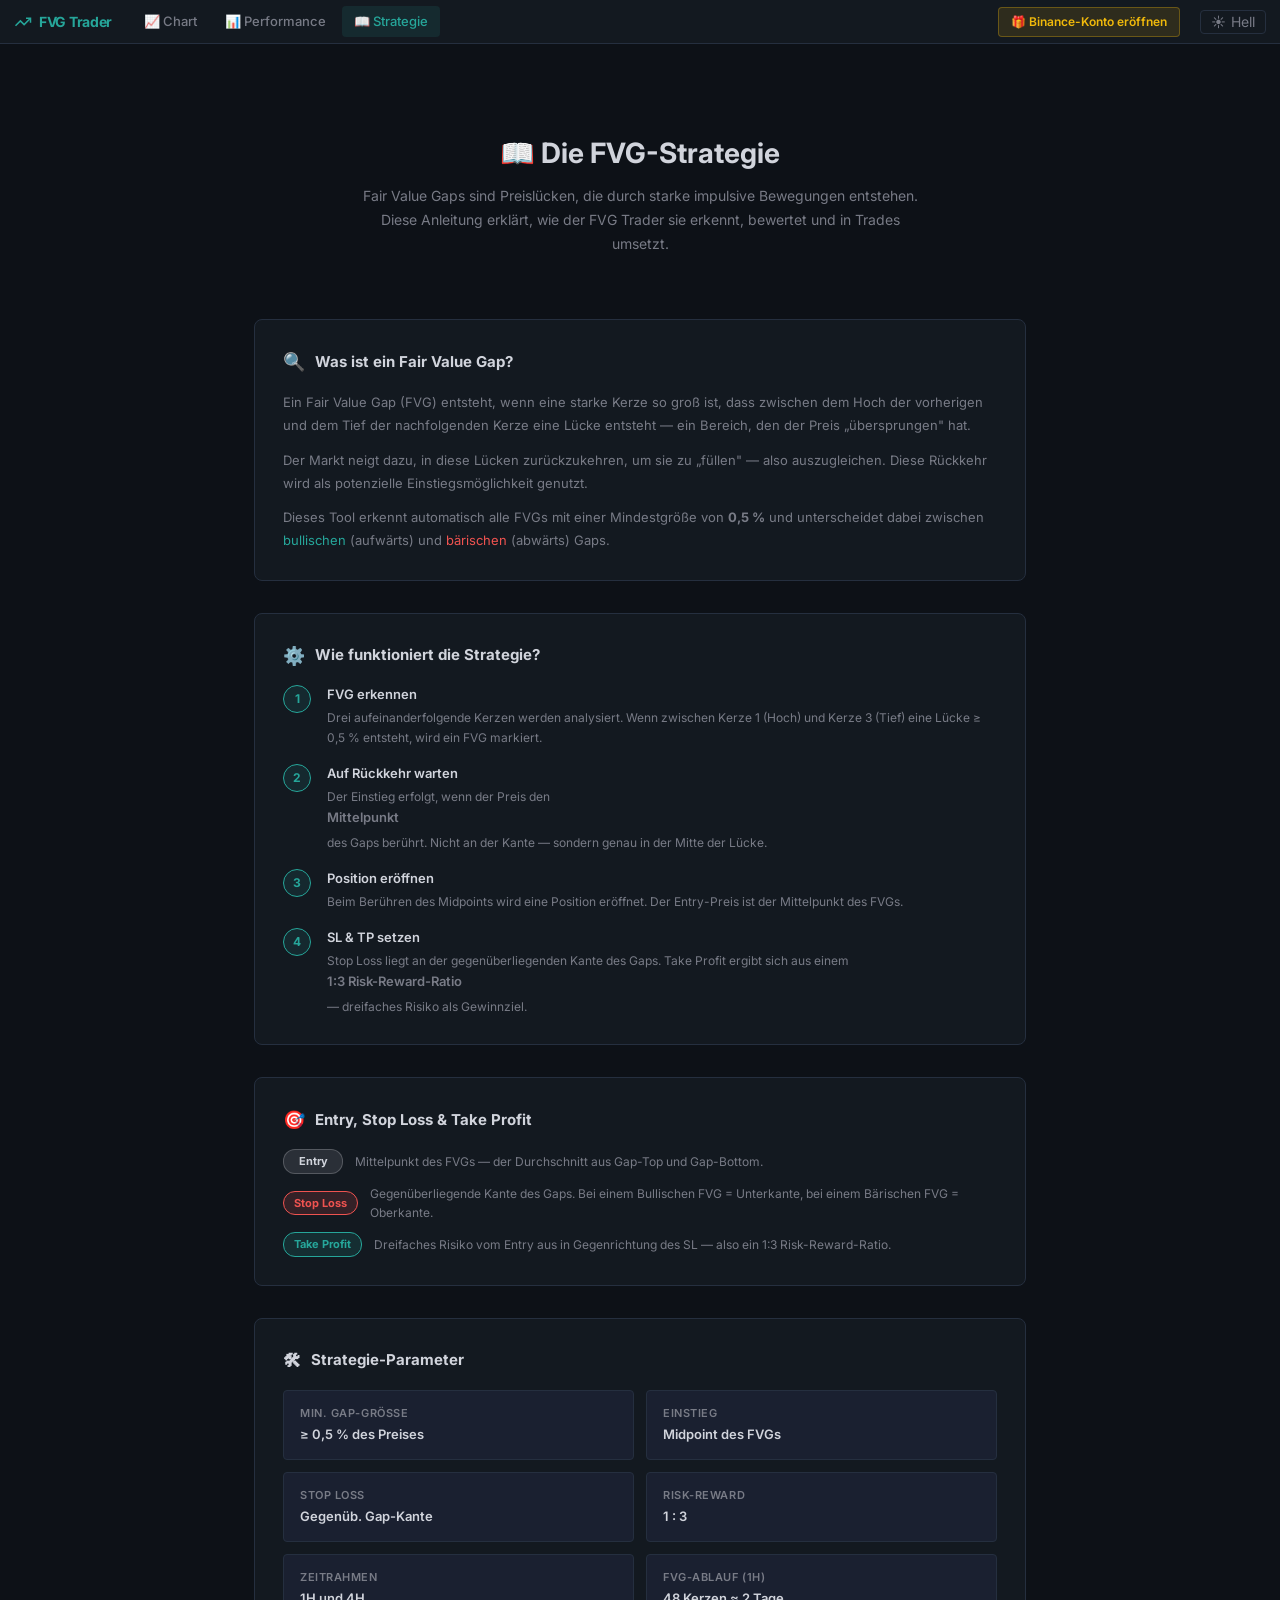
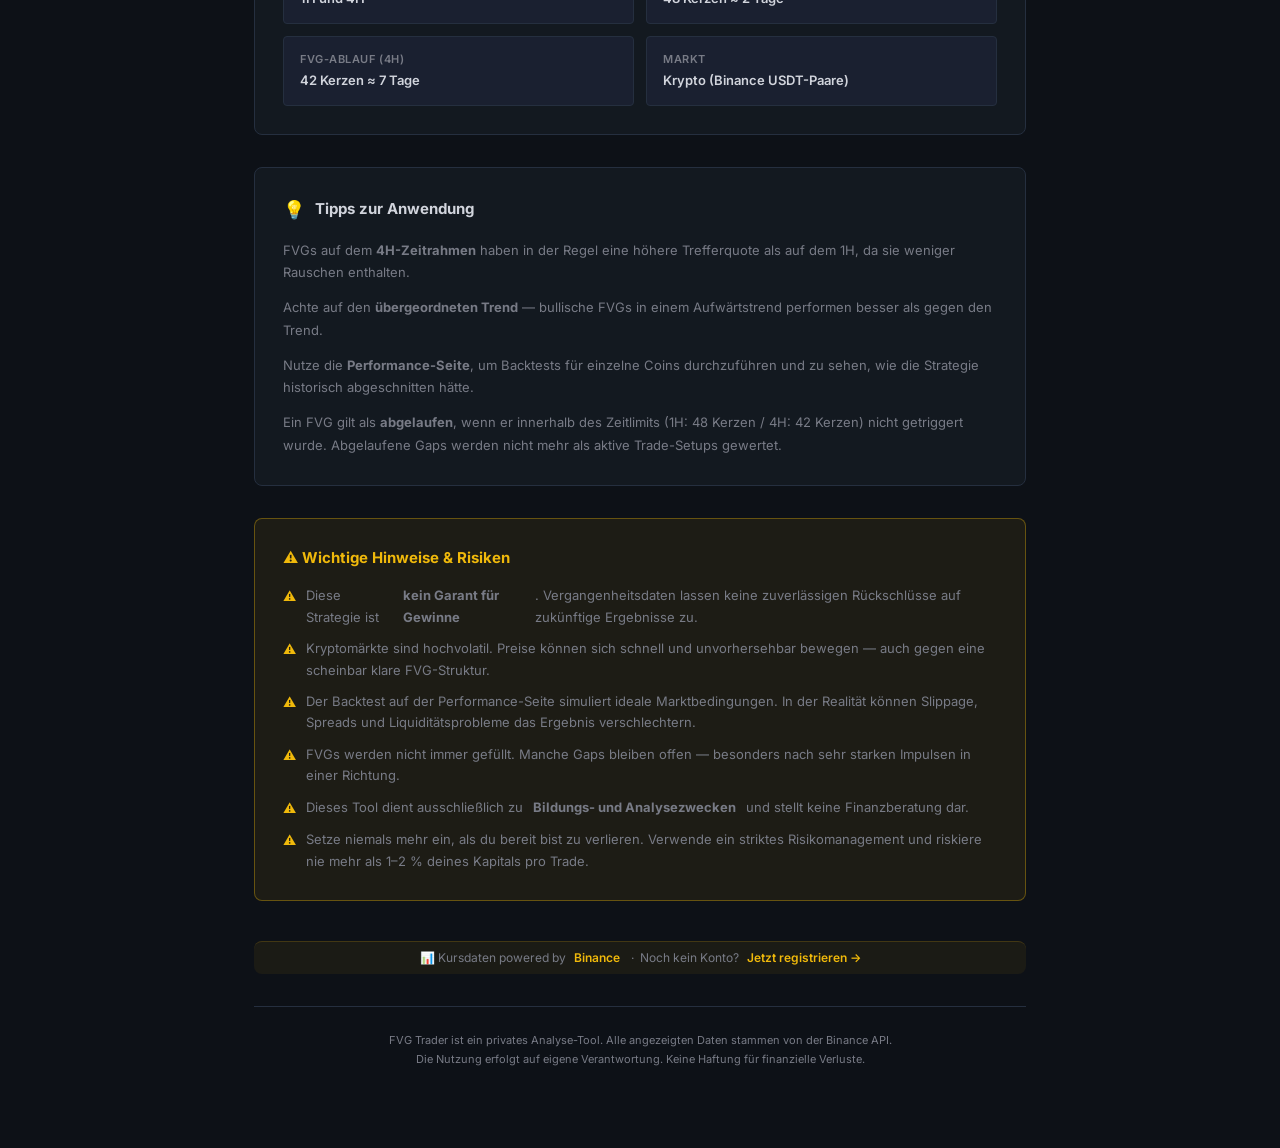
<file: strategy.html>
<!DOCTYPE html>
<html lang="de">
<head>
  <meta charset="UTF-8" />
  <meta name="viewport" content="width=device-width, initial-scale=1.0" />
  <title>FVG Trader — Strategie</title>
  <link rel="preconnect" href="https://fonts.googleapis.com" />
  <link href="https://fonts.googleapis.com/css2?family=Inter:wght@400;500;600;700&display=swap" rel="stylesheet" />
  <link rel="stylesheet" href="css/style.css" />
  <style>
    html, body { height: auto !important; overflow: visible !important; }
    body { overflow-y: auto !important; }

    .strat-layout {
      display: grid;
      grid-template-rows: 44px auto;
      min-height: 100vh;
    }

    .strat-content {
      max-width: 820px;
      margin: 0 auto;
      padding: 40px 24px 80px;
      display: flex;
      flex-direction: column;
      gap: 32px;
    }

    .strat-hero {
      text-align: center;
      padding: 48px 24px 32px;
    }
    .strat-hero h1 {
      font-size: 28px;
      font-weight: 700;
      margin-bottom: 10px;
    }
    .strat-hero p {
      color: var(--text-muted);
      font-size: 14px;
      max-width: 560px;
      margin: 0 auto;
      line-height: 1.7;
    }

    .strat-section {
      background: var(--bg-secondary);
      border: 1px solid var(--border);
      border-radius: var(--radius-lg);
      padding: 28px;
    }
    .strat-section h2 {
      font-size: 15px;
      font-weight: 700;
      margin-bottom: 16px;
      display: flex;
      align-items: center;
      gap: 10px;
    }
    .strat-section h2 .icon {
      font-size: 18px;
    }
    .strat-section p {
      color: var(--text-muted);
      font-size: 13px;
      line-height: 1.75;
      margin-bottom: 12px;
    }
    .strat-section p:last-child { margin-bottom: 0; }

    /* Steps */
    .steps {
      display: flex;
      flex-direction: column;
      gap: 16px;
    }
    .step {
      display: flex;
      gap: 16px;
      align-items: flex-start;
    }
    .step-num {
      flex-shrink: 0;
      width: 28px;
      height: 28px;
      border-radius: 50%;
      background: var(--accent-dim);
      color: var(--accent);
      font-size: 12px;
      font-weight: 700;
      display: flex;
      align-items: center;
      justify-content: center;
      border: 1px solid var(--accent);
    }
    .step-body strong {
      display: block;
      font-size: 13px;
      font-weight: 600;
      margin-bottom: 4px;
    }
    .step-body span {
      font-size: 12px;
      color: var(--text-muted);
      line-height: 1.65;
    }

    /* Level pills */
    .level-row {
      display: flex;
      flex-direction: column;
      gap: 10px;
      margin-top: 4px;
    }
    .level-item {
      display: flex;
      align-items: center;
      gap: 12px;
    }
    .level-pill {
      flex-shrink: 0;
      padding: 3px 10px;
      border-radius: 12px;
      font-size: 11px;
      font-weight: 700;
      min-width: 60px;
      text-align: center;
    }
    .pill-entry { background: rgba(209,212,220,0.12); color: #d1d4dc; border: 1px solid rgba(209,212,220,0.25); }
    .pill-tp    { background: var(--green-dim); color: var(--green); border: 1px solid var(--green); }
    .pill-sl    { background: var(--red-dim);   color: var(--red);   border: 1px solid var(--red); }
    .level-desc { font-size: 12px; color: var(--text-muted); line-height: 1.6; }

    /* Info grid */
    .info-grid {
      display: grid;
      grid-template-columns: 1fr 1fr;
      gap: 12px;
      margin-top: 4px;
    }
    @media (max-width: 520px) { .info-grid { grid-template-columns: 1fr; } }
    .info-item {
      background: var(--bg-tertiary);
      border: 1px solid var(--border);
      border-radius: var(--radius);
      padding: 14px 16px;
    }
    .info-item strong {
      font-size: 11px;
      font-weight: 600;
      color: var(--text-muted);
      text-transform: uppercase;
      letter-spacing: 0.05em;
      display: block;
      margin-bottom: 4px;
    }
    .info-item span {
      font-size: 13px;
      font-weight: 600;
      color: var(--text-primary);
    }

    /* Warning box */
    .warning-box {
      background: rgba(240,185,11,0.07);
      border: 1px solid rgba(240,185,11,0.35);
      border-radius: var(--radius-lg);
      padding: 28px;
    }
    .warning-box h2 {
      font-size: 15px;
      font-weight: 700;
      color: var(--yellow);
      margin-bottom: 16px;
      display: flex;
      align-items: center;
      gap: 8px;
    }
    .warning-list {
      display: flex;
      flex-direction: column;
      gap: 10px;
    }
    .warning-list li {
      list-style: none;
      display: flex;
      gap: 10px;
      font-size: 13px;
      color: var(--text-muted);
      line-height: 1.65;
    }
    .warning-list li::before {
      content: '⚠';
      color: var(--yellow);
      flex-shrink: 0;
      margin-top: 1px;
    }

    .disclaimer {
      text-align: center;
      font-size: 11px;
      color: var(--text-muted);
      line-height: 1.7;
      padding: 0 16px;
      border-top: 1px solid var(--border);
      padding-top: 24px;
    }
  </style>
</head>
<body>
  <div class="strat-layout">

    <!-- Navbar -->
    <nav class="navbar">
      <div class="navbar-logo">
        <svg viewBox="0 0 24 24" fill="none" stroke="currentColor" stroke-width="2">
          <polyline points="22 7 13.5 15.5 8.5 10.5 2 17"/>
          <polyline points="16 7 22 7 22 13"/>
        </svg>
        FVG Trader
      </div>
      <nav class="navbar-nav">
        <a href="index.html"       class="nav-link">📈 Chart</a>
        <a href="performance.html" class="nav-link">📊 Performance</a>
        <a href="strategy.html"    class="nav-link active">📖 Strategie</a>
      </nav>
      <a id="aff-nav-link" href="#" target="_blank" rel="noopener" class="aff-nav-btn">🎁 Binance-Konto eröffnen</a>
      <button class="btn-theme" id="theme-toggle" onclick="toggleTheme()" title="Hell/Dunkel wechseln">
        <span id="theme-icon">☀️</span><span id="theme-label"> Hell</span>
      </button>
    </nav>

    <!-- Content -->
    <div class="strat-content">

      <div class="strat-hero">
        <h1>📖 Die FVG-Strategie</h1>
        <p>Fair Value Gaps sind Preislücken, die durch starke impulsive Bewegungen entstehen. Diese Anleitung erklärt, wie der FVG Trader sie erkennt, bewertet und in Trades umsetzt.</p>
      </div>

      <!-- Was ist ein FVG -->
      <div class="strat-section">
        <h2><span class="icon">🔍</span> Was ist ein Fair Value Gap?</h2>
        <p>Ein Fair Value Gap (FVG) entsteht, wenn eine starke Kerze so groß ist, dass zwischen dem Hoch der vorherigen und dem Tief der nachfolgenden Kerze eine Lücke entsteht — ein Bereich, den der Preis „übersprungen" hat.</p>
        <p>Der Markt neigt dazu, in diese Lücken zurückzukehren, um sie zu „füllen" — also auszugleichen. Diese Rückkehr wird als potenzielle Einstiegsmöglichkeit genutzt.</p>
        <p>Dieses Tool erkennt automatisch alle FVGs mit einer Mindestgröße von <strong>0,5 %</strong> und unterscheidet dabei zwischen <span style="color:var(--green)">bullischen</span> (aufwärts) und <span style="color:var(--red)">bärischen</span> (abwärts) Gaps.</p>
      </div>

      <!-- Wie funktioniert die Strategie -->
      <div class="strat-section">
        <h2><span class="icon">⚙️</span> Wie funktioniert die Strategie?</h2>
        <div class="steps">
          <div class="step">
            <div class="step-num">1</div>
            <div class="step-body">
              <strong>FVG erkennen</strong>
              <span>Drei aufeinanderfolgende Kerzen werden analysiert. Wenn zwischen Kerze 1 (Hoch) und Kerze 3 (Tief) eine Lücke ≥ 0,5 % entsteht, wird ein FVG markiert.</span>
            </div>
          </div>
          <div class="step">
            <div class="step-num">2</div>
            <div class="step-body">
              <strong>Auf Rückkehr warten</strong>
              <span>Der Einstieg erfolgt, wenn der Preis den <strong>Mittelpunkt</strong> des Gaps berührt. Nicht an der Kante — sondern genau in der Mitte der Lücke.</span>
            </div>
          </div>
          <div class="step">
            <div class="step-num">3</div>
            <div class="step-body">
              <strong>Position eröffnen</strong>
              <span>Beim Berühren des Midpoints wird eine Position eröffnet. Der Entry-Preis ist der Mittelpunkt des FVGs.</span>
            </div>
          </div>
          <div class="step">
            <div class="step-num">4</div>
            <div class="step-body">
              <strong>SL & TP setzen</strong>
              <span>Stop Loss liegt an der gegenüberliegenden Kante des Gaps. Take Profit ergibt sich aus einem <strong>1:3 Risk-Reward-Ratio</strong> — dreifaches Risiko als Gewinnziel.</span>
            </div>
          </div>
        </div>
      </div>

      <!-- Entry / SL / TP -->
      <div class="strat-section">
        <h2><span class="icon">🎯</span> Entry, Stop Loss & Take Profit</h2>
        <div class="level-row">
          <div class="level-item">
            <div class="level-pill pill-entry">Entry</div>
            <div class="level-desc">Mittelpunkt des FVGs — der Durchschnitt aus Gap-Top und Gap-Bottom.</div>
          </div>
          <div class="level-item">
            <div class="level-pill pill-sl">Stop Loss</div>
            <div class="level-desc">Gegenüberliegende Kante des Gaps. Bei einem Bullischen FVG = Unterkante, bei einem Bärischen FVG = Oberkante.</div>
          </div>
          <div class="level-item">
            <div class="level-pill pill-tp">Take Profit</div>
            <div class="level-desc">Dreifaches Risiko vom Entry aus in Gegenrichtung des SL — also ein 1:3 Risk-Reward-Ratio.</div>
          </div>
        </div>
      </div>

      <!-- Parameter -->
      <div class="strat-section">
        <h2><span class="icon">🛠</span> Strategie-Parameter</h2>
        <div class="info-grid">
          <div class="info-item">
            <strong>Min. Gap-Größe</strong>
            <span>≥ 0,5 % des Preises</span>
          </div>
          <div class="info-item">
            <strong>Einstieg</strong>
            <span>Midpoint des FVGs</span>
          </div>
          <div class="info-item">
            <strong>Stop Loss</strong>
            <span>Gegenüb. Gap-Kante</span>
          </div>
          <div class="info-item">
            <strong>Risk-Reward</strong>
            <span>1 : 3</span>
          </div>
          <div class="info-item">
            <strong>Zeitrahmen</strong>
            <span>1H und 4H</span>
          </div>
          <div class="info-item">
            <strong>FVG-Ablauf (1H)</strong>
            <span>48 Kerzen ≈ 2 Tage</span>
          </div>
          <div class="info-item">
            <strong>FVG-Ablauf (4H)</strong>
            <span>42 Kerzen ≈ 7 Tage</span>
          </div>
          <div class="info-item">
            <strong>Markt</strong>
            <span>Krypto (Binance USDT-Paare)</span>
          </div>
        </div>
      </div>

      <!-- Tipps -->
      <div class="strat-section">
        <h2><span class="icon">💡</span> Tipps zur Anwendung</h2>
        <p>FVGs auf dem <strong>4H-Zeitrahmen</strong> haben in der Regel eine höhere Trefferquote als auf dem 1H, da sie weniger Rauschen enthalten.</p>
        <p>Achte auf den <strong>übergeordneten Trend</strong> — bullische FVGs in einem Aufwärtstrend performen besser als gegen den Trend.</p>
        <p>Nutze die <strong>Performance-Seite</strong>, um Backtests für einzelne Coins durchzuführen und zu sehen, wie die Strategie historisch abgeschnitten hätte.</p>
        <p>Ein FVG gilt als <strong>abgelaufen</strong>, wenn er innerhalb des Zeitlimits (1H: 48 Kerzen / 4H: 42 Kerzen) nicht getriggert wurde. Abgelaufene Gaps werden nicht mehr als aktive Trade-Setups gewertet.</p>
      </div>

      <!-- Warnung -->
      <div class="warning-box">
        <h2>⚠️ Wichtige Hinweise & Risiken</h2>
        <ul class="warning-list">
          <li>Diese Strategie ist <strong>kein Garant für Gewinne</strong>. Vergangenheitsdaten lassen keine zuverlässigen Rückschlüsse auf zukünftige Ergebnisse zu.</li>
          <li>Kryptomärkte sind hochvolatil. Preise können sich schnell und unvorhersehbar bewegen — auch gegen eine scheinbar klare FVG-Struktur.</li>
          <li>Der Backtest auf der Performance-Seite simuliert ideale Marktbedingungen. In der Realität können Slippage, Spreads und Liquiditätsprobleme das Ergebnis verschlechtern.</li>
          <li>FVGs werden nicht immer gefüllt. Manche Gaps bleiben offen — besonders nach sehr starken Impulsen in einer Richtung.</li>
          <li>Dieses Tool dient ausschließlich zu <strong>Bildungs- und Analysezwecken</strong> und stellt keine Finanzberatung dar.</li>
          <li>Setze niemals mehr ein, als du bereit bist zu verlieren. Verwende ein striktes Risikomanagement und riskiere nie mehr als 1–2 % deines Kapitals pro Trade.</li>
        </ul>
      </div>

      <!-- Affiliate Bar -->
    <div class="affiliate-bar" style="border-radius:var(--radius-lg);margin-top:8px">
      📊 Kursdaten powered by <a id="aff-link" href="#" target="_blank" rel="noopener">Binance</a>
      &nbsp;·&nbsp; Noch kein Konto? <a id="aff-link2" href="#" target="_blank" rel="noopener">Jetzt registrieren →</a>
    </div>

    <div class="disclaimer">
        FVG Trader ist ein privates Analyse-Tool. Alle angezeigten Daten stammen von der Binance API.<br>
        Die Nutzung erfolgt auf eigene Verantwortung. Keine Haftung für finanzielle Verluste.
      </div>

    </div>
  </div>

  <script src="js/config.js"></script>
  <script>
    document.addEventListener('DOMContentLoaded', () => {
      const code = CONFIG.BINANCE_REF_CODE;
      const url  = code && code !== 'DEIN_CODE'
        ? `https://www.binance.com/de/register?ref=${code}`
        : 'https://www.binance.com/de/register';
      document.querySelectorAll('#aff-link, #aff-link2, #aff-nav-link').forEach(a => a.href = url);
    });
  </script>
  <script>
    function toggleTheme() {
      const body    = document.body;
      const icon    = document.getElementById('theme-icon');
      const label   = document.getElementById('theme-label');
      const isLight = body.classList.toggle('light');
      localStorage.setItem('fvg_theme', isLight ? 'light' : 'dark');
      icon.textContent  = isLight ? '🌙' : '☀️';
      label.textContent = isLight ? ' Dunkel' : ' Hell';
    }
    (function() {
      if (localStorage.getItem('fvg_theme') === 'light') {
        document.body.classList.add('light');
        const icon  = document.getElementById('theme-icon');
        const label = document.getElementById('theme-label');
        if (icon)  icon.textContent  = '🌙';
        if (label) label.textContent = ' Dunkel';
      }
    })();
  </script>
</body>
</html>
</file>
<file: css/style.css>
/* ─── Reset & Base ─────────────────────────────────────────── */
*, *::before, *::after { box-sizing: border-box; margin: 0; padding: 0; }

:root {
  --bg-primary:   #0d1117;
  --bg-secondary: #131920;
  --bg-tertiary:  #1a2030;
  --bg-hover:     #1e2738;
  --border:       #252f3f;
  --accent:       #26a69a;
  --accent-dim:   rgba(38,166,154,0.12);
  --green:        #26a69a;
  --green-dim:    rgba(38,166,154,0.15);
  --red:          #ef5350;
  --red-dim:      rgba(239,83,80,0.15);
  --yellow:       #f0b90b;
  --text-primary: #d1d4dc;
  --text-muted:   #787b86;
  --text-dim:     #363a45;
  --radius:       4px;
  --radius-lg:    8px;
  --font: 'Inter', -apple-system, BlinkMacSystemFont, 'Segoe UI', sans-serif;
}

/* ─── Light Mode ───────────────────────────────────────────── */
body.light {
  --bg-primary:   #f6f8fa;
  --bg-secondary: #ffffff;
  --bg-tertiary:  #eaeef2;
  --bg-hover:     #dde3ea;
  --border:       #d0d7de;
  --accent:       #1a9189;
  --accent-dim:   rgba(26,145,137,0.10);
  --green:        #1a9189;
  --green-dim:    rgba(26,145,137,0.12);
  --red:          #d32f2f;
  --red-dim:      rgba(211,47,47,0.12);
  --yellow:       #b8860b;
  --text-primary: #1f2328;
  --text-muted:   #57606a;
  --text-dim:     #c8ccd0;
}

html, body { height: 100%; overflow: hidden; }
body.perf-page { overflow-y: auto; height: auto; }

body {
  font-family: var(--font);
  background: var(--bg-primary);
  color: var(--text-primary);
  font-size: 13px;
  line-height: 1.5;
}

/* ─── Layout ────────────────────────────────────────────────── */
.app-layout {
  display: grid;
  grid-template-rows: 44px 1fr;
  grid-template-columns: 220px 1fr 280px;
  height: 100vh;
}

/* ─── Navbar ────────────────────────────────────────────────── */
.navbar {
  grid-column: 1 / -1;
  background: var(--bg-secondary);
  border-bottom: 1px solid var(--border);
  display: flex;
  align-items: center;
  padding: 0 14px;
  gap: 20px;
}

.navbar-logo {
  font-size: 14px;
  font-weight: 700;
  color: var(--accent);
  letter-spacing: -0.3px;
  display: flex;
  align-items: center;
  gap: 7px;
  white-space: nowrap;
}
.navbar-logo svg { width: 18px; height: 18px; }

.navbar-nav { display: flex; gap: 4px; flex: 1; }

.nav-link {
  padding: 6px 12px;
  border-radius: var(--radius);
  color: var(--text-muted);
  text-decoration: none;
  font-weight: 500;
  transition: all 0.15s;
}
.nav-link:hover { background: var(--bg-hover); color: var(--text-primary); }
.nav-link.active { background: var(--accent-dim); color: var(--accent); }

.navbar-ticker {
  display: flex;
  align-items: center;
  gap: 8px;
  font-size: 12px;
  color: var(--text-muted);
}

.ticker-price { font-size: 16px; font-weight: 700; color: var(--text-primary); }
.ticker-change { font-weight: 600; }
.ticker-change.up { color: var(--green); }
.ticker-change.down { color: var(--red); }

/* ─── Sidebar Left — Watchlist ──────────────────────────────── */
.sidebar-left {
  background: var(--bg-primary);
  border-right: 1px solid var(--border);
  display: flex;
  flex-direction: column;
  overflow: hidden;
  transition: width 0.65s cubic-bezier(0.4,0,0.2,1),
              border-color 0.65s ease;
}
.sidebar-left > * {
  min-width: 220px;  /* Inhalt bleibt auf fester Breite — Container clippt */
  flex-shrink: 0;
}
.sidebar-left.collapsed {
  width: 0;
  border-right: none;
  overflow: hidden;
}

.sidebar-header {
  padding: 12px;
  border-bottom: 1px solid var(--border);
  display: flex;
  align-items: center;
  justify-content: space-between;
}

.sidebar-title {
  font-size: 11px;
  font-weight: 600;
  text-transform: uppercase;
  letter-spacing: 0.8px;
  color: var(--text-muted);
}

.btn-icon {
  width: 28px; height: 28px;
  border-radius: var(--radius);
  border: 1px solid var(--border);
  background: transparent;
  color: var(--text-muted);
  cursor: pointer;
  display: flex; align-items: center; justify-content: center;
  transition: all 0.15s;
}
.btn-icon:hover { background: var(--bg-hover); color: var(--text-primary); }

/* Search */
.search-wrap {
  padding: 10px 12px;
  position: relative;
}
.search-wrap svg {
  position: absolute;
  left: 20px; top: 50%; transform: translateY(-50%);
  width: 14px; height: 14px;
  color: var(--text-muted);
  pointer-events: none;
}
.search-input {
  width: 100%;
  background: var(--bg-tertiary);
  border: 1px solid var(--border);
  border-radius: var(--radius);
  padding: 6px 10px 6px 30px;
  color: var(--text-primary);
  font-size: 13px;
  outline: none;
  transition: border-color 0.15s;
}
.search-input:focus { border-color: var(--accent); }
.search-input::placeholder { color: var(--text-dim); }

.search-error {
  display: none;
  padding: 4px 12px 8px;
  font-size: 11px;
  color: var(--red);
}
.search-hint {
  display: none;
  padding: 4px 12px 8px;
  font-size: 11px;
  color: var(--text-muted);
}

/* Watchlist items */
.watchlist { flex: 1; overflow-y: auto; }
.watchlist::-webkit-scrollbar { width: 4px; }
.watchlist::-webkit-scrollbar-thumb { background: var(--border); border-radius: 2px; }

.watchlist-item {
  display: flex;
  align-items: center;
  padding: 7px 12px;
  cursor: pointer;
  border-bottom: 1px solid var(--border);
  transition: background 0.1s;
  position: relative;
}
.watchlist-item:hover { background: var(--bg-hover); }
.watchlist-item.active { background: var(--accent-dim); border-left: 2px solid var(--accent); padding-left: 10px; }

.wl-icon {
  width: 28px; height: 28px;
  border-radius: 50%;
  background: var(--bg-tertiary);
  border: 1px solid var(--border);
  display: flex; align-items: center; justify-content: center;
  font-size: 10px;
  font-weight: 700;
  color: var(--accent);
  margin-right: 10px;
  flex-shrink: 0;
}

.wl-info { flex: 1; min-width: 0; }
.wl-symbol { font-weight: 600; font-size: 13px; }
.wl-name { font-size: 11px; color: var(--text-muted); white-space: nowrap; overflow: hidden; text-overflow: ellipsis; }

.wl-price-wrap { text-align: right; }
.wl-price { font-weight: 600; font-size: 12px; }
.wl-change { font-size: 11px; font-weight: 500; }
.wl-change.up { color: var(--green); }
.wl-change.down { color: var(--red); }

.wl-remove {
  position: absolute; right: 8px; top: 50%; transform: translateY(-50%);
  width: 20px; height: 20px;
  border: none; background: transparent;
  color: var(--text-dim); cursor: pointer;
  border-radius: 3px;
  display: none; align-items: center; justify-content: center;
  font-size: 14px;
  transition: all 0.15s;
}
.watchlist-item:hover .wl-remove { display: flex; }
.wl-remove:hover { background: var(--red-dim); color: var(--red); }

.wl-empty {
  padding: 32px 12px;
  text-align: center;
  color: var(--text-muted);
  font-size: 12px;
  line-height: 1.7;
}
.wl-empty svg { width: 32px; height: 32px; margin-bottom: 8px; opacity: 0.4; }

/* ─── Main Chart Area ───────────────────────────────────────── */
.chart-area {
  display: flex;
  flex-direction: column;
  overflow: hidden;
  background: var(--bg-primary);
}

.chart-toolbar {
  padding: 0 14px;
  height: 38px;
  border-bottom: 1px solid var(--border);
  display: flex;
  align-items: center;
  gap: 10px;
  background: var(--bg-secondary);
  flex-shrink: 0;
}

.chart-symbol {
  font-size: 14px;
  font-weight: 700;
  letter-spacing: -0.2px;
}

.tf-group { display: flex; gap: 4px; }

.tf-btn {
  padding: 3px 9px;
  border-radius: var(--radius);
  border: 1px solid transparent;
  background: transparent;
  color: var(--text-muted);
  font-size: 12px;
  font-weight: 600;
  cursor: pointer;
  transition: all 0.15s;
  font-family: var(--font);
}
.tf-btn:hover { background: var(--bg-hover); color: var(--text-primary); }
.tf-btn.active { background: var(--accent-dim); border-color: var(--accent); color: var(--accent); }

.chart-meta {
  margin-left: auto;
  display: flex;
  align-items: center;
  gap: 14px;
  font-size: 11px;
  color: var(--text-dim);
}
.chart-meta-pill {
  display: flex;
  align-items: center;
  gap: 5px;
  padding: 2px 7px;
  border-radius: 10px;
  border: 1px solid var(--border);
  font-size: 10px;
  font-weight: 500;
  color: var(--text-muted);
}
.cm-dot {
  width: 6px; height: 6px;
  border-radius: 50%;
  flex-shrink: 0;
}

.chart-container {
  flex: 1;
  position: relative;
  overflow: hidden;
}

#chart { width: 100%; height: 100%; }

.fvg-canvas {
  position: absolute;
  top: 0; left: 0;
  pointer-events: none;
  z-index: 2;
}

.chart-placeholder {
  position: absolute;
  inset: 0;
  display: flex;
  flex-direction: column;
  align-items: center;
  justify-content: center;
  color: var(--text-muted);
  gap: 12px;
}
.chart-placeholder svg { width: 48px; height: 48px; opacity: 0.3; }
.chart-placeholder p { font-size: 14px; }

/* Loading spinner */
.spinner {
  width: 32px; height: 32px;
  border: 3px solid var(--border);
  border-top-color: var(--accent);
  border-radius: 50%;
  animation: spin 0.8s linear infinite;
}
@keyframes spin { to { transform: rotate(360deg); } }

/* ─── Sidebar Right — Scanner ───────────────────────────────── */
.sidebar-right {
  background: var(--bg-primary);
  border-left: 1px solid var(--border);
  display: flex;
  flex-direction: column;
  overflow: hidden;
}

.scanner-controls {
  padding: 10px 12px;
  border-bottom: 1px solid var(--border);
  display: flex;
  gap: 8px;
  align-items: center;
}

.scanner-tf {
  flex: 1;
  background: var(--bg-tertiary);
  border: 1px solid var(--border);
  border-radius: var(--radius);
  padding: 5px 8px;
  color: var(--text-primary);
  font-size: 12px;
  outline: none;
  cursor: pointer;
}

.btn-scan {
  padding: 5px 12px;
  background: var(--accent);
  color: #fff;
  border: none;
  border-radius: var(--radius);
  font-size: 12px;
  font-weight: 600;
  cursor: pointer;
  transition: opacity 0.15s;
  white-space: nowrap;
  font-family: var(--font);
}
.btn-scan:hover { opacity: 0.85; }
.btn-scan:disabled { opacity: 0.5; cursor: not-allowed; }

.scanner-list { flex: 1; overflow-y: auto; }
.scanner-list::-webkit-scrollbar { width: 4px; }
.scanner-list::-webkit-scrollbar-thumb { background: var(--border); border-radius: 2px; }

.scan-item {
  padding: 10px 12px;
  border-bottom: 1px solid var(--border);
  cursor: pointer;
  transition: background 0.1s;
}
.scan-item:hover { background: var(--bg-hover); }

.scan-header { display: flex; align-items: center; justify-content: space-between; margin-bottom: 4px; }
.scan-symbol { font-weight: 700; font-size: 13px; }

.scan-badge {
  font-size: 10px;
  font-weight: 600;
  padding: 2px 6px;
  border-radius: 10px;
  text-transform: uppercase;
  letter-spacing: 0.4px;
}
.scan-badge.bull { background: var(--green-dim); color: var(--green); border: 1px solid rgba(38,166,154,0.3); }
.scan-badge.bear { background: var(--red-dim); color: var(--red); border: 1px solid rgba(239,83,80,0.3); }

.scan-details { font-size: 11px; color: var(--text-muted); display: flex; gap: 10px; }
.scan-tf-badge {
  font-size: 10px; font-weight: 600; padding: 1px 5px;
  border-radius: 3px; background: var(--bg-tertiary);
  border: 1px solid var(--border); color: var(--text-muted);
}

.scan-entry { color: var(--text-primary); font-weight: 600; }
.scan-gap { }

.scanner-empty {
  padding: 32px 12px;
  text-align: center;
  color: var(--text-muted);
  font-size: 12px;
  line-height: 1.7;
}
.scanner-empty svg { width: 32px; height: 32px; margin-bottom: 8px; opacity: 0.4; }

/* ─── FVG Stats Bar ─────────────────────────────────────────── */
.stats-bar {
  background: var(--bg-secondary);
  border-top: 1px solid var(--border);
  padding: 0 14px;
  height: 30px;
  display: flex;
  gap: 0;
  align-items: center;
  font-size: 11px;
  color: var(--text-muted);
  flex-shrink: 0;
}
.stat-item {
  display: flex;
  align-items: center;
  gap: 4px;
  padding: 0 12px;
  border-right: 1px solid var(--border);
  height: 100%;
}
.stat-item:first-child { padding-left: 0; }
.stat-value { color: var(--text-primary); font-weight: 600; }
.stat-value.green { color: var(--green); }
.stat-value.red { color: var(--red); }

/* ─── Performance Page ──────────────────────────────────────── */
.perf-layout {
  display: grid;
  grid-template-rows: 44px auto;
  min-height: 100vh;
}

.perf-content {
  padding: 24px;
  display: flex;
  flex-direction: column;
  gap: 20px;
}

.perf-controls {
  display: flex;
  flex-wrap: wrap;
  gap: 12px;
  align-items: flex-end;
  padding: 16px;
  background: var(--bg-secondary);
  border: 1px solid var(--border);
  border-radius: var(--radius-lg);
}

.ctrl-group { display: flex; flex-direction: column; gap: 4px; }
.ctrl-label { font-size: 11px; color: var(--text-muted); font-weight: 500; }

.ctrl-select, .ctrl-input {
  background: var(--bg-tertiary);
  border: 1px solid var(--border);
  border-radius: var(--radius);
  padding: 7px 10px;
  color: var(--text-primary);
  font-size: 13px;
  outline: none;
  transition: border-color 0.15s;
}
.ctrl-select:focus, .ctrl-input:focus { border-color: var(--accent); }
.ctrl-input[type="date"]::-webkit-calendar-picker-indicator { filter: invert(0.7); }
body.light .ctrl-input[type="date"]::-webkit-calendar-picker-indicator { filter: invert(0.2); }

.btn-primary {
  padding: 8px 18px;
  background: var(--accent);
  color: #000;
  border: none;
  border-radius: var(--radius);
  font-size: 13px;
  font-weight: 600;
  cursor: pointer;
  transition: opacity 0.15s;
  align-self: flex-end;
}
.btn-primary:hover { opacity: 0.85; }
.btn-primary:disabled { opacity: 0.5; cursor: not-allowed; }

/* KPI Cards */
.kpi-grid {
  display: grid;
  grid-template-columns: repeat(auto-fit, minmax(160px, 1fr));
  gap: 12px;
}

.kpi-card {
  background: var(--bg-secondary);
  border: 1px solid var(--border);
  border-radius: var(--radius-lg);
  padding: 16px;
}

.kpi-label { font-size: 11px; color: var(--text-muted); font-weight: 500; margin-bottom: 6px; }
.kpi-value { font-size: 24px; font-weight: 700; line-height: 1; }
.kpi-value.green { color: var(--green); }
.kpi-value.red { color: var(--red); }
.kpi-value.neutral { color: var(--text-primary); }
.kpi-sub { font-size: 11px; color: var(--text-muted); margin-top: 4px; }

/* Equity Chart */
.equity-card {
  background: var(--bg-secondary);
  border: 1px solid var(--border);
  border-radius: var(--radius-lg);
  padding: 16px;
}
.card-title { font-size: 13px; font-weight: 600; margin-bottom: 12px; }
#equityChart { width: 100%; height: 240px; }

/* Trade Table */
.trades-card {
  background: var(--bg-secondary);
  border: 1px solid var(--border);
  border-radius: var(--radius-lg);
  padding: 16px;
  overflow: hidden;
}

.trade-table { width: 100%; border-collapse: collapse; }
.trade-table th {
  text-align: left;
  padding: 8px 10px;
  font-size: 11px;
  font-weight: 600;
  text-transform: uppercase;
  letter-spacing: 0.5px;
  color: var(--text-muted);
  border-bottom: 1px solid var(--border);
}
.trade-table td {
  padding: 8px 10px;
  font-size: 12px;
  border-bottom: 1px solid var(--border);
}
.trade-table tr:last-child td { border-bottom: none; }
.trade-table tr:hover td { background: var(--bg-hover); }

.trade-result { font-weight: 600; }
.trade-result.win { color: var(--green); }
.trade-result.loss { color: var(--red); }
.trade-result.pending { color: var(--yellow); }

/* Scrollable table wrapper */
.table-wrap { overflow-x: auto; overflow-y: visible; max-height: none; }
.table-wrap::-webkit-scrollbar { height: 4px; width: 4px; }
.table-wrap::-webkit-scrollbar-thumb { background: var(--border); border-radius: 2px; }

/* ─── Tooltip ───────────────────────────────────────────────── */
.fvg-tooltip {
  position: fixed;
  background: var(--bg-tertiary);
  border: 1px solid var(--border);
  border-radius: var(--radius);
  padding: 8px 12px;
  font-size: 12px;
  pointer-events: none;
  z-index: 100;
  display: none;
  line-height: 1.7;
  box-shadow: 0 4px 16px rgba(0,0,0,0.4);
  min-width: 160px;
}
.tooltip-title { font-weight: 600; margin-bottom: 3px; }
.tooltip-bull { color: var(--green); }
.tooltip-bear { color: var(--red); }

/* ─── Theme Toggle Button ──────────────────────────────────── */
.btn-theme {
  padding: 4px 10px;
  border-radius: var(--radius);
  border: 1px solid var(--border);
  background: transparent;
  color: var(--text-muted);
  font-size: 14px;
  cursor: pointer;
  line-height: 1;
  transition: all 0.15s;
  display: flex;
  align-items: center;
  gap: 5px;
  font-family: var(--font);
  white-space: nowrap;
}

/* ─── Affiliate Banner ─────────────────────────────────── */
.affiliate-bar {
  display: flex;
  align-items: center;
  justify-content: center;
  gap: 8px;
  padding: 7px 16px;
  background: rgba(240,185,11,0.06);
  border-top: 1px solid rgba(240,185,11,0.18);
  font-size: 12px;
  color: var(--text-muted);
  flex-shrink: 0;
}
.affiliate-bar a {
  color: var(--yellow);
  font-weight: 600;
  text-decoration: none;
}
.affiliate-bar a:hover { text-decoration: underline; }

/* Affiliate Button in Navbar */
.aff-nav-btn {
  display: flex;
  align-items: center;
  gap: 6px;
  padding: 5px 12px;
  border-radius: var(--radius);
  background: rgba(240,185,11,0.12);
  border: 1px solid rgba(240,185,11,0.3);
  color: var(--yellow);
  font-size: 12px;
  font-weight: 600;
  text-decoration: none;
  white-space: nowrap;
  transition: background 0.15s, border-color 0.15s;
}
.aff-nav-btn:hover {
  background: rgba(240,185,11,0.22);
  border-color: rgba(240,185,11,0.6);
}
.btn-theme:hover { background: var(--bg-hover); color: var(--text-primary); }

/* ─── Scrollbar Global ──────────────────────────────────────── */
* { scrollbar-width: thin; scrollbar-color: var(--border) transparent; }

/* ─── Chart Pulse ───────────────────────────────────────────── */
@keyframes chartPulse {
  0%   { box-shadow: 0 0 0 0 rgba(38,166,154,0.0); }
  30%  { box-shadow: 0 0 0 3px rgba(38,166,154,0.55); }
  100% { box-shadow: 0 0 0 6px rgba(38,166,154,0.0); }
}
.chart-pulse { animation: chartPulse 0.6s ease-out forwards; }

/* ─── Order Panel ───────────────────────────────────────────── */
.order-panel {
  flex-shrink: 0;
  display: flex;
  flex-direction: column;
  background: var(--bg-secondary);
  border-top: 1px solid var(--border);
  padding: 10px 14px;
  font-size: 12px;
  animation: opSlideIn 0.3s ease-out;
}
@keyframes opSlideIn {
  from { opacity: 0; transform: translateY(6px); }
  to   { opacity: 1; transform: translateY(0); }
}
.op-header {
  display: flex;
  align-items: center;
  gap: 8px;
  margin-bottom: 8px;
}
.op-badge {
  font-size: 11px;
  font-weight: 700;
  padding: 2px 8px;
  border-radius: 10px;
  text-transform: uppercase;
}
.op-badge.bull { background: var(--green-dim); color: var(--green); border: 1px solid rgba(38,166,154,0.35); }
.op-badge.bear { background: var(--red-dim);   color: var(--red);   border: 1px solid rgba(239,83,80,0.35); }
.op-title {
  font-size: 11px;
  font-weight: 600;
  color: var(--text-muted);
  text-transform: uppercase;
  letter-spacing: 0.5px;
}
.op-gap {
  margin-left: auto;
  font-size: 11px;
  color: var(--text-muted);
  background: var(--bg-tertiary);
  border: 1px solid var(--border);
  border-radius: 4px;
  padding: 1px 6px;
}
.op-levels { display: flex; gap: 20px; }
.op-row { display: flex; align-items: center; gap: 6px; }
.op-label {
  font-size: 10px;
  font-weight: 700;
  text-transform: uppercase;
  color: var(--text-muted);
  min-width: 28px;
}
.op-value { font-size: 12px; font-weight: 700; color: var(--text-primary); }
.op-value.green { color: var(--green); }
.op-value.red   { color: var(--red); }
.op-hint { font-size: 10px; color: var(--text-muted); }
</file>
